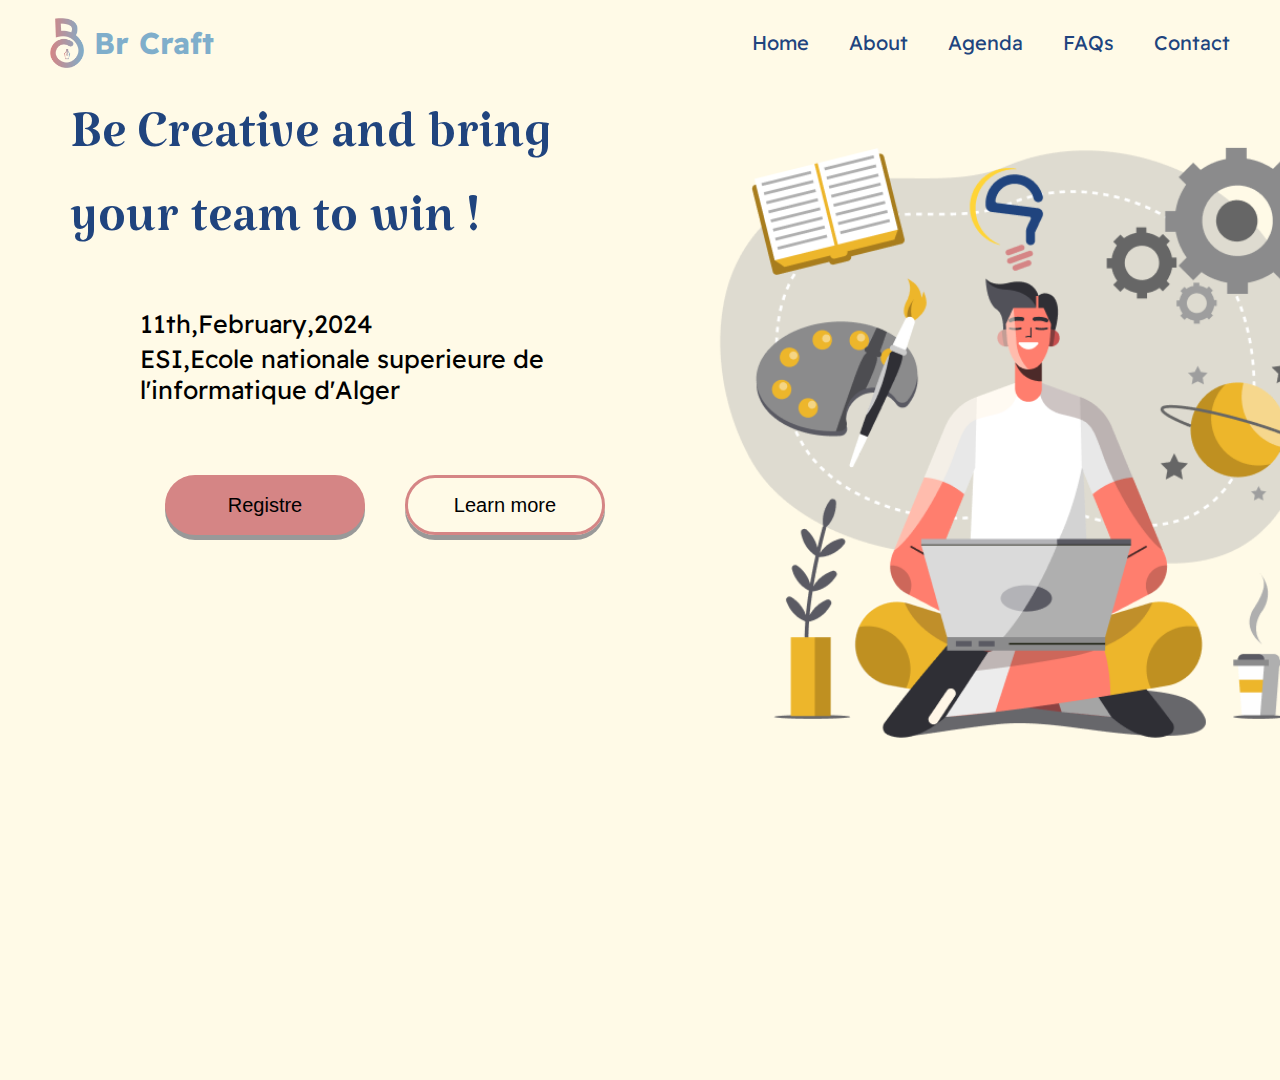
<file: Pages/index.html>
<!DOCTYPE html>
<html lang="en">
  <head>
    <meta charset="UTF-8" />
    <link rel="stylesheet" href="../Styles/style.css" />
    <link
      rel="stylesheet"
      href="https://cdnjs.cloudflare.com/ajax/libs/font-awesome/6.5.1/css/all.min.css"
      integrity="sha512-DTOQO9RWCH3ppGqcWaEA1BIZOC6xxalwEsw9c2QQeAIftl+Vegovlnee1c9QX4TctnWMn13TZye+giMm8e2LwA=="
      crossorigin="anonymous"
      referrerpolicy="no-referrer"
    />
    <meta name="viewport" content="width=device-width, initial-scale=1.0" />
    <title>Document</title>
  </head>
  <body>
    <div class="container">
      <div class="navbar">
        <div class="logo">
          <img src="../Assets/Fichier 2@2x.png" alt="" />
          <p>Br Craft</p>
        </div>
        <div class="pages" id="navbar">
          <ul>
            <li><a id="lienHome" href="../Pages/index.html">Home</a></li>
            <li><a id="lienAbout" href="../ABOUT-page/dev.html">About</a></li>
            <li><a id="lienAgenda" href="../agenda/agenda.html">Agenda</a></li>
            <li><a id="lienFAQs" href="../Pages/FAQs.html">FAQs</a></li>
            <li><a id="lienFAQs" href="../Pages/FAQs.html">Contact</a></li>
          </ul>
        </div>
        <div class="hamburger" onclick="toggleNavbar()">
          <i class="fa-solid fa-bars"></i>
        </div>
        <script>
          document.addEventListener("DOMContentLoaded", function () {
            var lienHome = document.getElementById("lienHome");
            var lienAbout = document.getElementById("lienAbout");
            var lienAgenda = document.getElementById("lienAgenda");
            var lienSponsor = document.getElementById("lienSponsor");
            var lienFAQs = document.getElementById("lienFAQs");

            function toggleReponse(idReponse, idIcon) {
              var reponse = document.getElementById(idReponse);
              var icon = document.getElementById(idIcon);
              function toggleNavbar() {
                var navbar = document.getElementById("navbar");
                navbar.classList.toggle("responsive");
              }
              var isReponseVisible =
                window.getComputedStyle(reponse).display !== "none";

              if (!isReponseVisible) {
                reponse.style.display = "block";
                icon.style.transform = "rotateX(180deg)";
              } else {
                reponse.style.display = "none";
                icon.style.transform = "rotateX(0deg)";
              }
            }

            lienHome.addEventListener("click", function () {
              window.location.href = "../Pages/index.html";
            });
            lienAbout.addEventListener("click", function () {
              window.location.href = "./about.html";
            });
            lienAgenda.addEventListener("click", function () {
              window.location.href = "./agenda.html";
            });

            lienFAQs.addEventListener("click", function () {
              window.location.href = "./FAQs.html";
            });
            lienContact.addEventListener("click", function () {
              window.location.href = "./FAQs.html";
            });

            var hamburger = document.querySelector(".hamburger");
            hamburger.addEventListener("click", toggleNavbar);

            function toggleNavbar() {
              var navbar = document.getElementById("navbar");
              navbar.classList.toggle("responsive");
            }
          });
        </script>
      </div>
      <div class="home">
        <div class="home-left">
          <div class="left-top">
            <p>Be Creative and bring your team to win !</p>
          </div>
          <div class="left-bottom">
            <div class="date">
              <i class="fa-regular fa-calendar-minus"></i>
              <p>11th,February,2024</p>
            </div>
            <div class="location">
              <i class="fa-solid fa-location-dot"></i>
              <p>ESI,Ecole nationale superieure de l'informatique d'Alger</p>
            </div>
            <div class="home-btns">
              <a href="./register.html">
                <button class="register">Registre</button>
              </a>
              <a href="../ABOUT-page/dev.html">
                <button class="learn-more">Learn more</button>
              </a>
            </div>
          </div>
        </div>
        <div class="home-right">
          <img src="../Assets/home.png" alt="" class="img-home" />
        </div>
      </div>
    </div>
  </body>
</html>
</file>
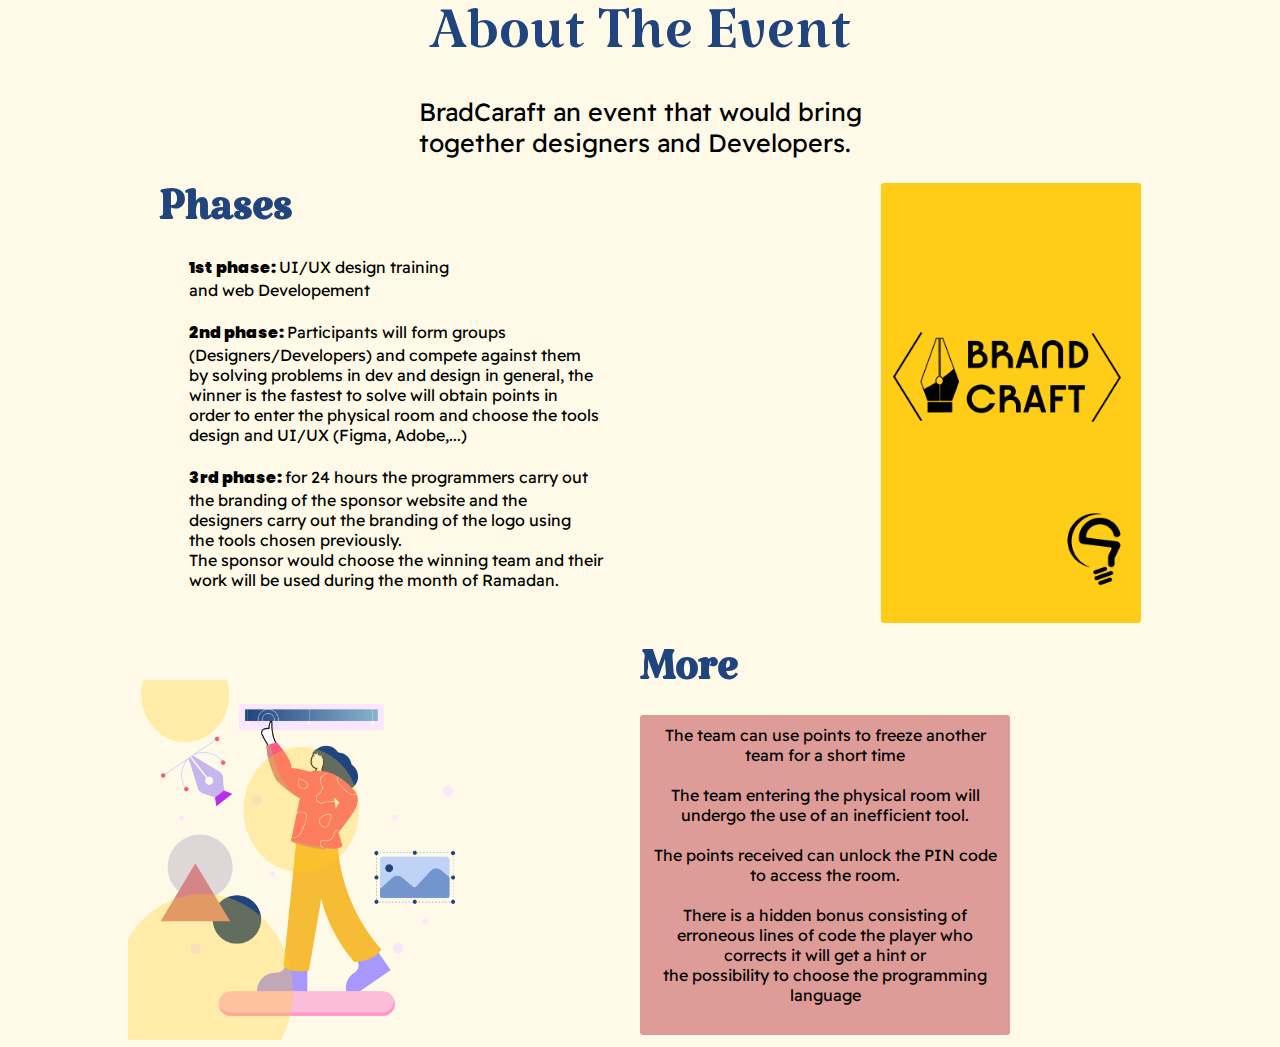
<file: ABOUT-page/dev.html>
<!DOCTYPE html>
<html lang="en">

<head>
  <meta charset="UTF-8" />
  <meta name="viewport" content="width=device-width, initial-scale=1.0" />
  <link rel="stylesheet" href="./main.css" />
  <title>Brand craft</title>
</head>

<body>
  <section class="learn-more">
    <div class="about-ev">
      <h1>About The Event</h1>
      <p>
        BradCaraft an event that would bring <br />together designers and
        Developers.
      </p>
    </div>
    <br />
    <div class="Phases">
      <div>
        <h1>Phases</h1>
        <p>
          <span>1st phase: </span>UI/UX design training<br />and web
          Developement <br />
          <br />
          <span>2nd phase: </span> Participants will form groups <br />
          (Designers/Developers) and compete against them <br />
          by solving problems in dev and design in general, the <br />
          winner is the fastest to solve will obtain points in <br />order to
          enter the physical room and choose the tools <br />
          design and UI/UX (Figma, Adobe,...) <br />
          <br />
          <span>3rd phase: </span> for 24 hours the programmers carry out
          <br />the branding of the sponsor website and the <br />
          designers carry out the branding of the logo using <br />the tools
          chosen previously. <br />The sponsor would choose the winning team and
          their<br />work will be used during the month of Ramadan.
        </p>
      </div>
      <div class="pic-a">
        <img src="Group 4.png" alt="craft">
      </div>
    </div>

    <div class="m-box">
      <div class="image"><img src="./Group 1.png" alt="about" /></div>
      <div class="content">
        <h1>More</h1>
        <p>
          The team can use points to freeze another team for a short time<br />
          <br />
          The team entering the physical room will undergo the use of an
          inefficient tool. <br /><br />
          The points received can unlock the PIN code to access the room.
          <br /><br />
          There is a hidden bonus consisting of erroneous lines of code the
          player who corrects it will get a hint or<br />
          the possibility to choose the programming language<br />
        </p>
      </div>
    </div>
  </section>

  <section class="sponsor">







  </section>







  


</body>

</html>
</file>
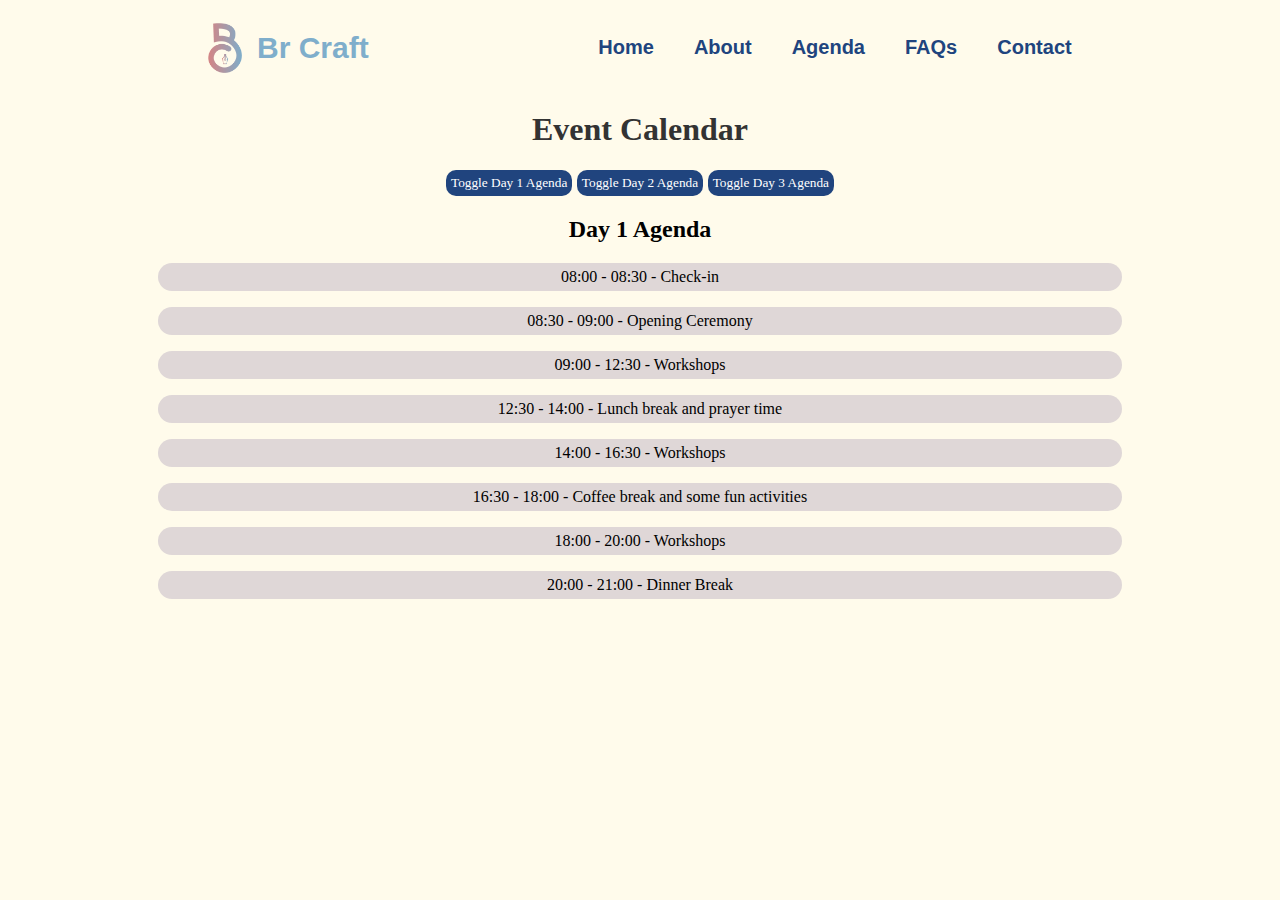
<file: agenda/agenda.html>
<!DOCTYPE html>
<html lang="en">
  <head>
    <meta charset="UTF-8" />
    <meta name="viewport" content="width=device-width, initial-scale=1.0" />
    <link rel="stylesheet" href="./agenda.css" />
    <title>Event Calendar</title>
  </head>

  <body>
    <div class="calendar-container">
      <div class="navbar">
        <div class="logo-nav">
          <img src="../Assets/Fichier 2@2x.png" alt="" />
          <p>Br Craft</p>
        </div>
        <div class="pages" id="navbar">
          <ul>
            <li><a id="lienHome" href="../Pages/index.html">Home</a></li>
            <li><a id="lienAbout" href="../ABOUT-page/dev.html">About</a></li>
            <li><a id="lienAgenda" href="../agenda/agenda.html">Agenda</a></li>
            <li><a id="lienFAQs" href="../Pages/FAQs.html">FAQs</a></li>
            <li><a id="lienFAQs" href="../Pages/FAQs.html">Contact</a></li>
          </ul>
        </div>
        <div class="hamburger" onclick="toggleNavbar()">
          <i class="fa-solid fa-bars"></i>
        </div>
      </div>
      <h1>Event Calendar</h1>
      <button onclick="toggleAgenda('day1')">Toggle Day 1 Agenda</button>
      <button onclick="toggleAgenda('day2')">Toggle Day 2 Agenda</button>
      <button onclick="toggleAgenda('day3')">Toggle Day 3 Agenda</button>
      <div id="agenda-output">
        <h2>Day 1 Agenda</h2>
        <p>08:00 - 08:30 - Check-in</p>
        <p>08:30 - 09:00 - Opening Ceremony</p>
        <p>09:00 - 12:30 - Workshops</p>
        <p>12:30 - 14:00 - Lunch break and prayer time</p>
        <p>14:00 - 16:30 - Workshops</p>
        <p>16:30 - 18:00 - Coffee break and some fun activities</p>
        <p>18:00 - 20:00 - Workshops</p>
        <p>20:00 - 21:00 - Dinner Break</p>
      </div>
    </div>

    <script src="./agenda.js"></script>
    <script>
      document.addEventListener("DOMContentLoaded", function () {
        var lienHome = document.getElementById("lienHome");

        lienHome.addEventListener("click", function () {
          window.location.href = "../Pages/index.html";
        });

        var lienAbout = document.getElementById("lienAbout");
        var lienAgenda = document.getElementById("lienAgenda");
        var lienFAQs = document.getElementById("lienFAQs");
        var lienContact = document.getElementById("lienContact");

        function toggleReponse(idReponse, idIcon) {
          var reponse = document.getElementById(idReponse);
          var icon = document.getElementById(idIcon);

          var isReponseVisible =
            window.getComputedStyle(reponse).display !== "none";

          if (!isReponseVisible) {
            reponse.style.display = "block";
            icon.style.transform = "rotateX(180deg)";
          } else {
            reponse.style.display = "none";
            icon.style.transform = "rotateX(0deg)";
          }
        }

        lienAbout.addEventListener("click", function () {
          window.location.href = "../ABOUT-page/dev.html";
        });

        lienAgenda.addEventListener("click", function () {
          window.location.href = "../agenda/agenda.html";
        });

        lienFAQs.addEventListener("click", function () {
          window.location.href = "../Pages/FAQs.html";
        });

        lienContact.addEventListener("click", function () {
          window.location.href = "../Pages/FAQs.html";
        });

        var hamburger = document.querySelector(".hamburger");
        hamburger.addEventListener("click", toggleNavbar);

        function toggleNavbar() {
          var navbar = document.getElementById("navbar");
          navbar.classList.toggle("responsive");
        }
      });
    </script>
  </body>
</html>
</file>
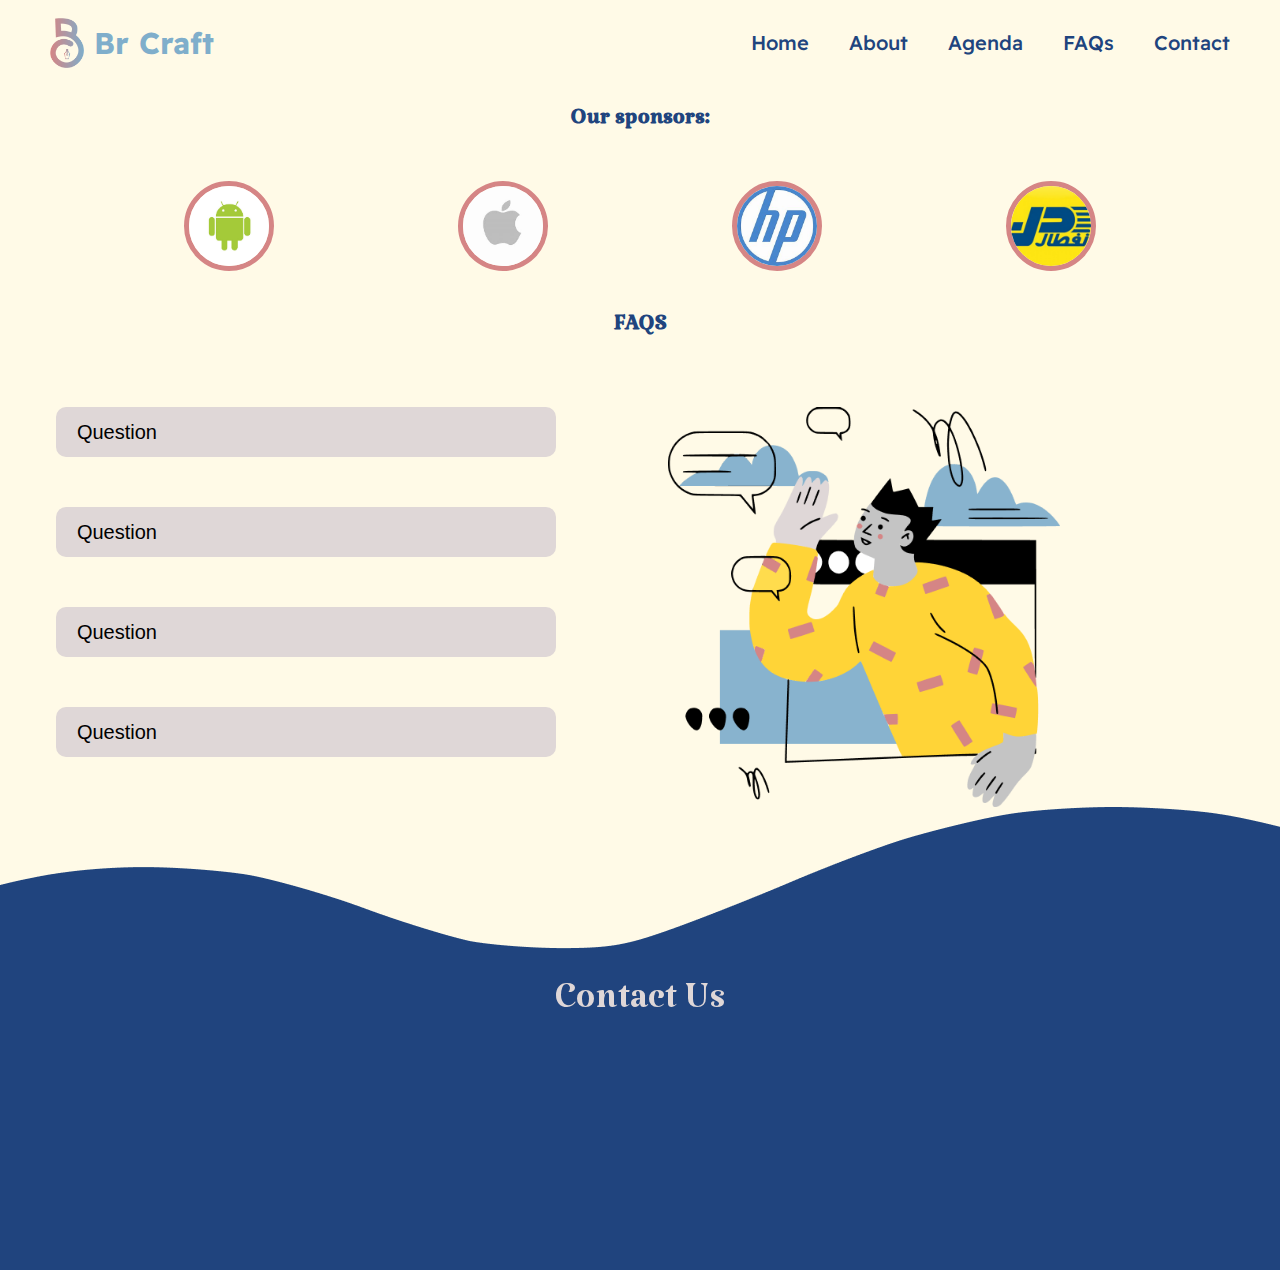
<file: Pages/FAQs.html>
<!DOCTYPE html>
<html lang="en">
  <link rel="stylesheet" href="../Styles/FAQs.css" />
  <link
    rel="stylesheet"
    href="https://cdnjs.cloudflare.com/ajax/libs/font-awesome/6.5.1/css/all.min.css"
    integrity="sha512-DTOQO9RWCH3ppGqcWaEA1BIZOC6xxalwEsw9c2QQeAIftl+Vegovlnee1c9QX4TctnWMn13TZye+giMm8e2LwA=="
    crossorigin="anonymous"
    referrerpolicy="no-referrer"
  />
  <head>
    <meta charset="UTF-8" />
    <meta name="viewport" content="width=device-width, initial-scale=1.0" />
    <title>Document</title>
  </head>
  <body>
    <div class="FAQ">
      <div class="navbar">
        <div class="logo">
          <img src="../Assets/Fichier 2@2x.png" alt="" />
          <p>Br Craft</p>
        </div>
        <div class="pages" id="navbar">
          <ul>
            <li><a id="lienHome" href="./index.html">Home</a></li>
            <li><a id="lienAbout" href="./about.html">About</a></li>
            <li><a id="lienAgenda" href="./agenda.html">Agenda</a></li>
            <li><a id="lienFAQs" href="./FAQs.html">FAQs</a></li>
            <li><a id="lienContact" href="./contact.html">Contact</a></li>
          </ul>
        </div>
        <div class="hamburger" onclick="toggleNavbar()">
          <i class="fa-solid fa-bars"></i>
        </div>
      </div>
      <div class="top-FAQ">
        <p>Our sponsors:</p>
        <div class="sponsors">
          <img src="../Assets/android.png" alt="" />
          <img src="../Assets/apple.png" alt="" />
          <img src="../Assets/hp.png" alt="" />
          <img src="../Assets/naftal.png" alt="" />
        </div>
      </div>

      <p class="FAQ-p">FAQS</p>
      <div class="FAQs">
        <div class="left-FAQs">
          <div class="qst-rep">
            <button
              class="question"
              onclick="toggleReponse('reponse1', 'icon1')"
            >
              <p>Question</p>
              <i id="icon1" class="fa-regular fa-circle-down"> </i>
            </button>
            <div id="reponse1" class="reponse">Answer</div>
          </div>

          <button class="question" onclick="toggleReponse('reponse2', 'icon2')">
            <p>Question</p>
            <i id="icon2" class="fa-regular fa-circle-down"></i>
          </button>
          <div id="reponse2" class="reponse">Answer</div>

          <button class="question" onclick="toggleReponse('reponse3', 'icon3')">
            <p>Question</p>
            <i id="icon3" class="fa-regular fa-circle-down"></i>
          </button>
          <div id="reponse3" class="reponse">Answer</div>

          <button class="question" onclick="toggleReponse('reponse4', 'icon4')">
            <p>Question</p>
            <i id="icon4" class="fa-regular fa-circle-down"></i>
          </button>
          <div id="reponse4" class="reponse">Answer</div>
        </div>
        <div class="right-FAQs">
          <img src="../Assets/Sponsor.png" alt="" />
        </div>
      </div>
      <div class="footer">
        <img src="../Assets/Footer.png" alt="" />
        <p>Contact Us</p>
        <div class="socialmedia">
          <ul>
            <a href="https://www.instagram.com/votre_compte"
              ><i class="fa-brands fa-instagram" style="color: #d58585"></i
            ></a>
            <a href="https://twitter.com/votre_compte"
              ><i class="fa-brands fa-twitter" style="color: #d58585"></i
            ></a>
            <a href="https://www.facebook.com/votre_page"
              ><i class="fa-brands fa-facebook-f" style="color: #d58585"></i
            ></a>
            <a href="https://github.com/votre_compte"
              ><i class="fa-brands fa-github" style="color: #d58585"></i
            ></a>
          </ul>
        </div>
      </div>
    </div>
    <script>
      function toggleNavbar() {
        var navbar = document.getElementById("navbar");
        navbar.classList.toggle("responsive");
      }
      var lienHome = document.getElementById("lienHome");
      var lienAbout = document.getElementById("lienAbout");
      var lienAgenda = document.getElementById("lienAgenda");
      var lienSponsor = document.getElementById("lienSponsor");
      var lienFAQs = document.getElementById("lienFAQs");
      var lienContact = document.getElementById("lienContact");

      lienAbout.addEventListener("click", function () {
        window.location.href = "./about.html";
      });
      lienAgenda.addEventListener("click", function () {
        window.location.href = "./agenda.html";
      });

      lienFAQs.addEventListener("click", function () {
        window.location.href = "./FAQs.html";
      });
      lienContact.addEventListener("click", function () {
        window.location.href = "./contact.html";
      });
      function toggleReponse(idReponse, idIcon) {
        var reponse = document.getElementById(idReponse);
        var icon = document.getElementById(idIcon);

        var isReponseVisible =
          window.getComputedStyle(reponse).display !== "none";

        if (!isReponseVisible) {
          reponse.style.display = "block";
          icon.style.transform = "rotateX(180deg)";
        } else {
          reponse.style.display = "none";
          icon.style.transform = "rotateX(0deg)";
        }
      }
    </script>
  </body>
</html>
</file>
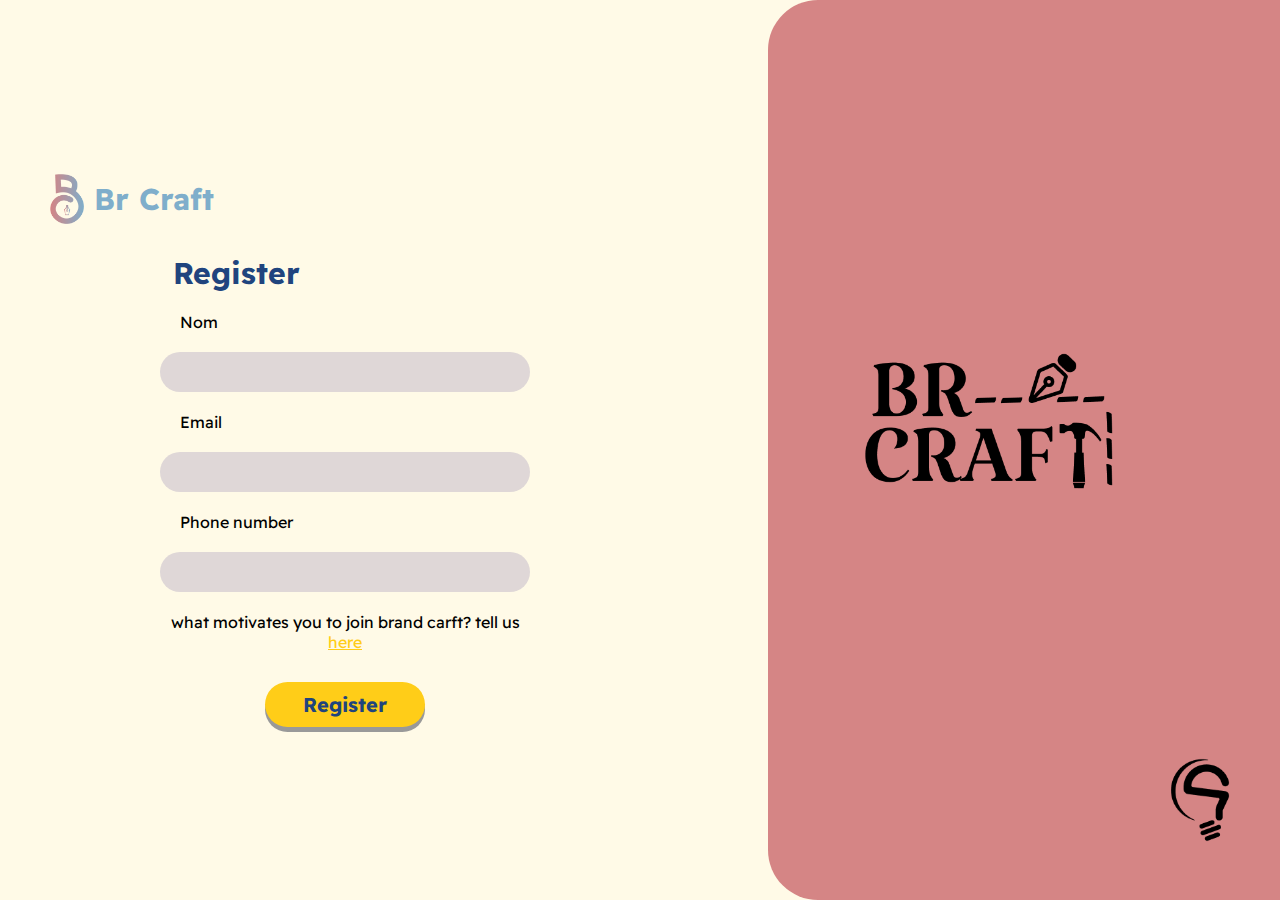
<file: Pages/register.html>
<!DOCTYPE html>
<html lang="en">
  <head>
    <link rel="stylesheet" href="../Styles/register.css" />
    <meta charset="UTF-8" />
    <meta name="viewport" content="width=device-width, initial-scale=1.0" />
    <title>Document</title>
  </head>
  <body>
    <div class="register-page">
      <div class="register-left">
        <div class="logo">
          <img src="../Assets/Fichier 2@2x.png" alt="" />
          <p>Br Craft</p>
        </div>
        <p class="reg">Register</p>

        <div class="form">
          <label for="">Nom</label>
          <input type="text" />
          <label for="">Email</label>
          <input type="mail" />
          <label for="">Phone number</label>
          <input type="phone" />
        </div>
        <div class="motivation">
          <div class="motiv-p">
            <p>what motivates you to join brand carft? tell us</p>
            <p class="h">here</p>
          </div>
          <div class="reg-btn">
            <a href="./index.html">
              <button>Register</button>
            </a>
          </div>
        </div>
      </div>
      <div class="register-right">
        <div class="craft-reg">
          <img src="../Assets/logo-register.png" alt="" />
        </div>
        <div class="cse-reg">
          <img src="../Assets/cse.png" alt="" />
        </div>
      </div>
    </div>
    <script>
      var lienContact = document.getElementById("lienHome");

      lienAbout.addEventListener("click", function () {
        window.location.href = "./index.html";
      });
    </script>
  </body>
</html>
</file>
<file: Styles/style.css>
@import url("https://fonts.googleapis.com/css2?family=Heebo:wght@700&family=Katibeh&family=Nunito+Sans:ital,wght@1,600&family=Poppins:ital,wght@0,300;0,400;0,500;0,600;1,100&family=Readex+Pro:wght@300;400;600&display=swap");
* {
  padding: 0;
  margin: 0;
}
:root {
  --lightblue: #7faecb;
  --darkblue: #20447e;
  --pink: #d58585;
  --yellow: #ffcd18;
  --lightgrey: #dfd7d7;
}
.container {
  background-color: rgba(255, 205, 24, 0.1);
  width: 100vw;
  height: 120vh;
}
.navbar {
  font-family: "Readex Pro", sans-serif;

  display: flex;
  align-items: center;
  width: 100%;
  height: 85px;
}
.logo {
  width: 250px;
  display: flex;
  align-items: center;
  justify-content: flex-start;
  margin-left: 50px;
  font-size: 30px;
  font-weight: bold;
  color: var(--lightblue);
}
.logo img {
  height: 50px;
  margin-right: 10px;
}
.pages {
  width: 100%;
  display: flex;
  align-items: center;
  justify-content: flex-end;
  margin: 30px 50px;
}
.pages a {
  text-decoration: none;
}
.pages ul {
  list-style: none;
  display: flex;
  gap: 40px;
  font-size: 20px;
}
.pages a {
  color: var(--darkblue);
  font-family: "Readex Pro", sans-serif;
}
.home {
  display: grid;
  grid-template-columns: 1fr 1fr;
  column-gap: 20px;
  font-family: "Readex Pro", sans-serif;
}
.home-right img {
  height: 80vh;
}
.home-left {
  display: grid;
  align-content: flex-start;
  margin-top: 20px;
  justify-items: center;
  width: 50vw;

  color: var(--darkblue);
}
.left-top {
  font-size: 70px;
  width: 600px;
  margin-left: 70px;
  font-weight: 500;
  font-family: "Katibeh", serif !important;
}

.location,
.date {
  display: flex;
  align-items: center;
  justify-content: flex-start;
}
.left-bottom {
  margin-top: 30px;
  margin-left: 100px;
}
.location,
.date {
  font-size: 25px;
  color: black;
}
.location i,
.date i {
  margin: 20px;
}
.home-btns {
  width: 100%;
  display: flex;
  justify-content: center;
  align-items: center;
  margin-top: 50px;
}
.register,
.learn-more {
  margin: 20px;
  width: 200px;
  height: 60px;
  border-radius: 50px;
  font-size: 20px;
  cursor: pointer;
  box-shadow: 0 5px #999;
}
.learn-more {
  border: 3px solid var(--pink);
  background-color: transparent;
}
.register {
  border: none;
  background-color: var(--pink);
}

.register:active {
  box-shadow: 0 5px #666;
  transform: translateY(10px);
}

.learn-more:active {
  box-shadow: 0 5px #666;
  transform: translateY(10px);
}

.hamburger {
  display: none;
  cursor: pointer;
}

@media only screen and (max-width: 768px) {
  .home-right {
    display: none;
  }
  .pages {
    display: none;
    flex-direction: column;
    position: absolute;
    top: 60px;
    left: 0;
    background-color: var(--lightblue);
    border-radius: 20px;
    z-index: 1;
  }

  .pages.responsive {
    display: flex;
  }

  .pages ul {
    flex-direction: column;
    width: 100%;
    text-align: center;
  }

  .pages li {
    margin: 10px 0;
  }

  .hamburger {
    display: flex;
    width: 50%;
    justify-content: flex-end;
  }

  .left-top {
    width: 80vw;
    font-size: 30px;
    margin-left: 0px;
  }
  .date,
  .location {
    font-size: 20px;
    width: 80vw;
  }
  .register,
  .learn-more {
    width: 150px;
    height: 50px;
  }
}
</file>
<file: ABOUT-page/main.css>
@import url('https://fonts.googleapis.com/css2?family=Poppins:ital,wght@0,100;0,200;0,300;0,400;0,500;0,600;0,700;0,800;0,900;1,100;1,200;1,300;1,400;1,500;1,600;1,700;1,800;1,900&display=swap');
@import url('https://fonts.googleapis.com/css2?family=Katibeh&family=Rubik:ital,wght@0,300;0,400;0,500;0,600;0,700;0,800;0,900;1,300;1,400;1,500;1,600;1,700;1,800;1,900&display=swap');
@import url('https://fonts.googleapis.com/css2?family=Katibeh&family=Readex+Pro:wght@200;300;400;500;600;700&family=Rubik:ital,wght@0,300;0,400;0,500;0,600;0,700;0,800;0,900;1,300;1,400;1,500;1,600;1,700;1,800;1,900&display=swap');
@import url('https://fonts.googleapis.com/css2?family=Katibeh&family=Readex+Pro:wght@200;300;400;500;600;700&family=Rubik:ital,wght@0,300;0,400;0,500;0,600;0,700;0,800;0,900;1,300;1,400;1,500;1,600;1,700;1,800;1,900&display=swap');

body {
    background-color: rgba(255, 205, 24, 0.10);
    height: 100%;
    margin: 0;
}
* {
    font-family: 'Poppins', sans-serif;
    margin: 0;
    padding: 0;
    box-sizing: border-box;
    scroll-behavior: smooth;
}
.learn-more {
    display: block;
}



.about-ev h1 {
    color: #20447E;
    font-size: 80px;
    font-style: normal;
    font-weight: 400;
    display: flex;
    justify-content: center;
    font-family: 'Katibeh', serif;
}

.about-ev p {
    font-weight: 400;
    display: flex;
    justify-content: center;
    font-family: Readex Pro;
    font-size: 25px;
}
.Phases{
    display: flex;
   justify-content: space-around;
 
}

.Phases img{
    width: 260px;
    height: 440px;
    border-radius: 3px;
}
.Phases h1 {
    font-family: katibeh;
    font-size: 60px;
    margin-left: 20px;
    color: #20447E;
}

.Phases span {
    font-weight: 900;
}

.Phases p {
    margin-left: 50px;
 
    font-family: Readex Pro;
}

.m-box {
    display: flex;
    align-items: center;
    text-align: center;
    flex-direction: row;
   
}
.content p {
    background-color: rgba(213, 133, 133, 0.80);
    font-family: Readex Pro;
    padding: 10px;
    margin-right: 25px;
    text-align: center;
    width: 370px;
    height: 320px;
    border-radius: 3px;
}

.image img {
    width: 360px;
    height: 360px;
    margin-left: 35px;
    margin-right: 60px;
    margin-top: 50px;
}

.image {
    width: 50%;
}

.content {
    text-align: start;
    width: 50%;
}

.content h1 {
    font-family: katibeh;
    color: #20447E;
    font-size: 60px;
}
    
@media screen  and  (max-width: 1024px) {
    @import url('https://fonts.googleapis.com/css2?family=Poppins:ital,wght@0,100;0,200;0,300;0,400;0,500;0,600;0,700;0,800;0,900;1,100;1,200;1,300;1,400;1,500;1,600;1,700;1,800;1,900&display=swap');
@import url('https://fonts.googleapis.com/css2?family=Katibeh&family=Rubik:ital,wght@0,300;0,400;0,500;0,600;0,700;0,800;0,900;1,300;1,400;1,500;1,600;1,700;1,800;1,900&display=swap');
@import url('https://fonts.googleapis.com/css2?family=Katibeh&family=Readex+Pro:wght@200;300;400;500;600;700&family=Rubik:ital,wght@0,300;0,400;0,500;0,600;0,700;0,800;0,900;1,300;1,400;1,500;1,600;1,700;1,800;1,900&display=swap');
@import url('https://fonts.googleapis.com/css2?family=Katibeh&family=Readex+Pro:wght@200;300;400;500;600;700&family=Rubik:ital,wght@0,300;0,400;0,500;0,600;0,700;0,800;0,900;1,300;1,400;1,500;1,600;1,700;1,800;1,900&display=swap');

body {
    background-color: rgba(255, 205, 24, 0.10);
    height: 100%;
    margin: 0;
}

* {
    font-family: 'Poppins', sans-serif;
    margin: 0;
    padding: 0;
    box-sizing: border-box;
    scroll-behavior: smooth;
}

.learn-more {
    display: block;
}

.about-ev h1 {
    color: #20447E;
    font-size: 80px;
    font-style: normal;
    font-weight: 400;
    display: flex;
    justify-content: center;
    text-align: center;
    font-family: 'Katibeh', serif;
}

.about-ev p {
    font-weight: 400;
    display: flex;
    justify-content: center;
    font-family: Readex Pro;
    font-size: 25px;
    text-align: center;
}

.Phases {
    display: flex;
    flex-direction: column;
    align-items: center;
    text-align: center;
}

.Phases img {
    max-width: 100%;
    height: auto;
    border-radius: 3px;
    align-items: center;
}

.Phases h1 {
    font-family: 'katibeh';
    font-size: 60px;
    margin-left: 20px;
    color: #20447E;
}

.Phases span {
    font-weight: 900;
}

.Phases p {
    margin-left: 0;
    margin-right: 0;
    font-family: Readex Pro;
}

.m-box {
    display: flex;
    flex-direction: column;
    align-items: center;
    text-align: center;
}

.content p {
    background-color: rgba(213, 133, 133, 0.80);
    font-family: Readex Pro;
    padding: 10px;
    margin: 20px 20px 20px 20px;
    
    text-align: center;
    width: 90%;
    border-radius: 3px;
}

.image img {
    max-width: 100%;
    height: auto;
    margin: 20px 0;
}

.image {
    width: 100%;
}

.content {
    text-align: center;
    width: 100%;
}

.content h1 {
    font-family: 'katibeh';
    color: #20447E;
    font-size: 60px;
}

}
</file>
<file: agenda/agenda.css>
body {
  font-family: Arial, sans-serif;
  display: flex;
  align-items: flex-start;
  justify-content: center;
  height: 100vh;
  margin: 0;
  background: var(--background, #fffbeb);
}
.logo-nav p {
  font-size: 30px !important;
  font-weight: bold !important;
  font-family: "Readex Pro", sans-serif;
  color: #7faecb;
  background-color: transparent !important;
}
.navbar {
  display: flex;
  align-items: center;
  width: 100%;
  height: 85px;
}
.logo-nav {
  width: 300px;
  display: flex;
  align-items: center;
  justify-content: flex-start;
  margin-left: 50px;
  font-size: 30px;
  font-weight: bold;
  color: var(--lightblue) !important;
}
.logo-nav img {
  height: 50px;
  margin-right: 10px;
}
.pages {
  width: 100%;
  display: flex;
  align-items: center;
  justify-content: flex-end;
  margin: 30px 50px;
}
.pages a {
  text-decoration: none;
  color: #20447e;
  font-weight: bold;
}
.pages ul {
  list-style: none;
  display: flex;
  gap: 40px;
  font-size: 20px;
  color: #20447e;
}
.pages a {
  color: var(--darkblue);
  font-family: "Readex Pro", sans-serif;
}
.calendar-container {
  background: var(--background, #fffbeb);

  text-align: center;
  padding: 5px;
  border-radius: 8px;
}

h1 {
  color: #333;
  font-family: "Katibeh";
}
p {
  background-color: #dfd7d7;
  border-radius: 25px;
  padding: 5px;
  font-family: "Readex Pro";
}
button {
  background-color: #20447e;
  border-radius: 10px;
  padding: 5px;
  font-family: "Readex Pro";
  cursor: pointer;
  border: none;
  color: white;
}
h2 {
  font-family: "Readex Pro";
}
</file>
<file: Styles/FAQs.css>
@import url("https://fonts.googleapis.com/css2?family=Heebo:wght@700&family=Katibeh&family=Nunito+Sans:ital,wght@1,600&family=Poppins:ital,wght@0,300;0,400;0,500;0,600;1,100&family=Readex+Pro:wght@300;400;600&display=swap");
* {
  padding: 0;
  margin: 0;
}
:root {
  --lightblue: #7faecb;
  --darkblue: #20447e;
  --pink: #d58585;
  --yellow: #ffcd18;
  --lightgrey: #dfd7d7;
}
.navbar {
  display: flex;
  align-items: center;
  width: 100%;
  height: 85px;
  margin-bottom: 20px;
}
.logo {
  width: 300px;
  display: flex;
  align-items: center;
  justify-content: flex-start;
  font-family: "Readex Pro", sans-serif;

  margin-left: 50px;
}
.logo p {
  font-size: 30px;
  margin-top: 60px;
  font-weight: bold;

  color: var(--lightblue);
}
.logo img {
  height: 50px;
  margin-right: 10px;
}
.pages {
  width: 100%;
  display: flex;
  align-items: center;
  justify-content: flex-end;
  margin: 30px 50px;
}
.pages a {
  text-decoration: none;
  font-family: "Readex Pro", sans-serif;
}
.pages ul {
  list-style: none;
  display: flex;
  gap: 40px;
  font-size: 20px;
}
.pages a {
  color: var(--darkblue);
  font-weight: 500;
}
.FAQ {
  width: 100vw;
  background-color: rgba(255, 205, 24, 0.1);
}
.top-FAQ {
  display: grid;
  grid-template-columns: 1fr;
  margin-bottom: 60px;
}
.top-FAQ p {
  display: flex;
  font-family: "Katibeh", serif !important;

  width: 100vw;
  justify-content: center;
  font-size: 30px;
  font-weight: bold;
  color: var(--darkblue);
}
.sponsors {
  display: flex;
  align-items: center;
  justify-content: space-evenly;
  height: 50px;
  width: 100vw;
}
.sponsors img {
  height: 100px;
  border-radius: 50%;
  border: 5px solid var(--pink);
}

.reponse {
  display: none;
  border: 1px solid #000;
  padding: 10px;
  margin-top: 10px;
}
.FAQ-p {
  display: flex;
  width: 100vw;
  justify-content: center;
  font-size: 30px;
  color: #20447e;
  font-weight: bold;
  font-family: "Katibeh", serif !important;
}
.left-FAQs {
  display: grid;
  grid-template-columns: repeat(1, 1fr);
  margin-left: 56px;
}
.qsr-rep {
}
.question {
  height: 50px;
  width: 500px;
  border-radius: 10px;
  border: none;
  font-size: 20px;
  display: flex;
  align-items: center;
  justify-content: space-between;
  background-color: var(--lightgrey);
  cursor: pointer;
  position: relative;
}

.question p {
  display: flex;
  height: 50px;
  width: 100px;
  justify-content: center;
  margin-top: 60px;
  margin-left: 20px;
  align-items: center;
}
.question i {
  margin-right: 30px;
  display: flex;
  justify-content: flex-end;
  width: 450px;
}
.qst-rep {
  text-align: center;
}

.FAQs {
  display: grid;
  grid-template-columns: 1fr 1fr;
  width: 100vw;
  align-content: center;
  justify-items: center;
  width: 100vw;
  height: 400px;
}
.right-FAQs img {
  height: 400px;
}

.reponse {
  border: 0px solid;
  background-color: var(--pink);
  padding: 10px;
  margin-top: 10px;
  border-radius: 10px;
  width: 480px;
}

.visible {
  display: block !important;
}

.footer {
  display: flex;
  flex-direction: column;
  align-items: center;
  height: fit-content;
}

.socialmedia {
  position: absolute;
  z-index: 2;
  display: flex;
  justify-content: space-between;
  align-items: flex-end;
  width: 50vw;
  height: 400px;
}
.socialmedia a {
  font-size: 70px;
  cursor: pointer;
}

.socialmedia ul {
  text-decoration: none;
  list-style: none;
  display: flex;
  justify-content: space-between;
  align-items: flex-end;
  width: 50vw;
  height: 400px;
}
.home-right p {
  display: none;
}
.footer p {
  font-family: "Katibeh", serif !important;

  font-size: 50px;
  color: var(--lightgrey);
  position: absolute;
  height: 400px;
  align-items: center;
  justify-content: center;
  display: flex;
  z-index: 3;
}

.footer-up {
  display: grid;
  grid-template-columns: 1fr;
}
.img-footer {
  position: relative;
  z-index: 1;
  width: 100vw;
  height: 60vh;
}
@media only screen and (min-width: 1200px) {
  .navbar {
    display: flex;
    justify-content: space-between;
    align-items: center;
  }

  .logo {
    font-size: 24px;
  }

  .pages {
    flex-grow: 1;
  }

  .sponsors {
    display: flex;
  }

  .FAQs {
    display: flex;
  }
  .FAQ p {
    margin-bottom: 60px;
  }

  .left-FAQs {
    flex: 1;
  }

  .right-FAQs {
    flex: 1;
  }
}

@media only screen and (max-width: 1024px) {
  .FAQs {
    display: flex;
    flex-direction: column;
  }

  .left-FAQs {
    width: 100%;
  }

  .right-FAQs {
    display: none;
  }
  .reponse {
    margin-top: 10px;
    width: 380px;
    text-align: center;
  }
  .question {
    width: 400px;
    margin-bottom: 20px;
  }
}
.sponsors img {
  height: 80px;
  border-radius: 50%;
  border: 5px solid var(--pink);
}

.hamburger {
  display: none;
  cursor: pointer;
}

@media only screen and (max-width: 768px) {
  .pages {
    display: none;
    flex-direction: column;
    position: absolute;
    top: 60px;
    left: 0;
    background-color: var(--lightblue);
    border-radius: 20px;
    z-index: 1;
  }
  .left-FAQs p {
    margin-top: 0;
  }
  .sponsors img {
    margin-top: 50px;
  }
  .pages.responsive {
    display: flex;
  }

  .pages ul {
    flex-direction: column;
    width: 100%;
    text-align: center;
  }

  .pages li {
    margin: 10px 0;
  }

  .hamburger {
    display: flex;
    width: 50%;
    justify-content: flex-end;
  }
}
</file>
<file: Styles/register.css>
@import url("https://fonts.googleapis.com/css2?family=Heebo:wght@700&family=Nunito+Sans:ital,wght@1,600&family=Poppins:ital,wght@0,300;0,400;0,500;0,600;1,100&family=Readex+Pro:wght@300&display=swap");
* {
  padding: 0;
  margin: 0;
  font-family: "Readex Pro", sans-serif;
}
:root {
  --lightblue: #7faecb;
  --darkblue: #20447e;
  --pink: #d58585;
  --yellow: #ffcd18;
  --lightgrey: #dfd7d7;
}
.logo {
  width: 50vw;
  margin-left: 50px;
  display: flex;
  align-items: center;
  justify-content: flex-start;
  font-size: 30px;
  font-weight: bold;
  color: var(--lightblue);
}
.logo p {
  font-size: 30px;
  font-weight: bold;
  font-family: "Readex Pro", sans-serif;

  color: var(--lightblue);
}
.logo img {
  height: 50px;
  margin-right: 10px;
}
.register-page {
  background-color: rgba(255, 205, 24, 0.1);
  width: 100vw;
  height: 100vh;
  display: grid;
  grid-template-columns: 1fr 1fr;
  justify-items: flex-end;
}
.register-right {
  background-color: var(--pink);
  width: 40vw;
  height: 100vh;
  border-top-left-radius: 50px;
  border-bottom-left-radius: 50px;
  position: relative;
  z-index: 1;
}
.craft-reg {
  display: flex;
  align-items: center;
  justify-content: center;
  width: 100%;
  height: 100%;
  position: absolute;
  z-index: 2;
}
.craft-reg img {
  height: 200px;
}
.cse-reg {
  width: 100%;
  height: 100%;
  position: absolute;
  z-index: 3;
  display: flex;
  align-items: flex-end;
  justify-content: flex-end;
}
.cse-reg img {
  height: 100px;
  margin-right: 30px;
  margin-bottom: 50px;
}
.form {
  display: grid;
  grid-template-columns: repeat(1, 1fr);
}
.form input {
  border: none;
  border-radius: 20px;
  background-color: var(--lightgrey);
  height: 40px;
  width: 350px;
  display: flex;
  align-items: center;
  justify-content: flex-start;
  padding-left: 20px;
  margin: 20px 0;
}
.form label {
  margin-left: 20px;
}
.h {
  color: var(--yellow);
  text-decoration: underline;
  text-align: center;
}
.reg-btn {
  display: flex;
  align-items: center;
  justify-content: center;
  width: 100%;
}
.reg-btn button {
  border: none;
  box-shadow: 0 5px #999;
}

.reg-btn button:active {
  box-shadow: 0 5px #666;
  transform: translateY(10px);
}

.reg-btn button {
  border: none;
  margin-top: 30px;
  height: 45px;
  width: 160px;
  background-color: var(--yellow);
  border-radius: 30px;
  color: #20447e;
  font-size: 20px;
  font-weight: bold;
}

.reg {
  font-size: 30px;
  color: var(--darkblue);
  font-weight: bold;
  margin-bottom: 20px;
  margin-top: 30px;
  text-align: start;
  width: 50%;
}

.register-left {
  width: 50vw;
  display: grid;
  align-content: center;
  justify-items: center;
}
.bc {
  position: relative;
  width: 50vw;
  display: flex;
  justify-content: flex-start;
  align-items: flex-start;
  font-size: 30px;
  margin-left: 30px;
}
@media only screen and (max-width: 1024px) {
  .register-page {
    display: flex;
    flex-direction: column-reverse;
    align-items: center; /* Ajustez cela selon vos besoins */
    justify-content: center; /* Ajustez cela selon vos besoins */
    height: 120vh;
  }
  .bc {
    display: none;
  }
  .register-page {
    background-color: var(--pink);
    width: 100vw;
  }
  .register-left {
    height: 80vh;
    background-color: #fffae8;
    width: 100vw;
    height: 140vh;
    border-top-left-radius: 80px;
  }
  .reg-btn {
    margin-bottom: 40px;
  }

  .craft-reg {
    display: flex;
    align-items: center;
    justify-content: center;
    width: 100%;
    height: 100%;
    position: absolute;
    z-index: 2;
  }
  .craft-reg img {
    height: 100px;
  }
  .register-right {
    background-color: none;
    width: 100vw;
    height: 100%;
  }
  .cse-reg {
    position: absolute;
    z-index: 3;
    display: flex;
    margin-top: 40px;
    align-items: flex-end;
    justify-content: flex-end;
    height: 100%;
    width: 100%;
  }
  .cse-reg img {
    height: 60px;
  }
}
</file>
